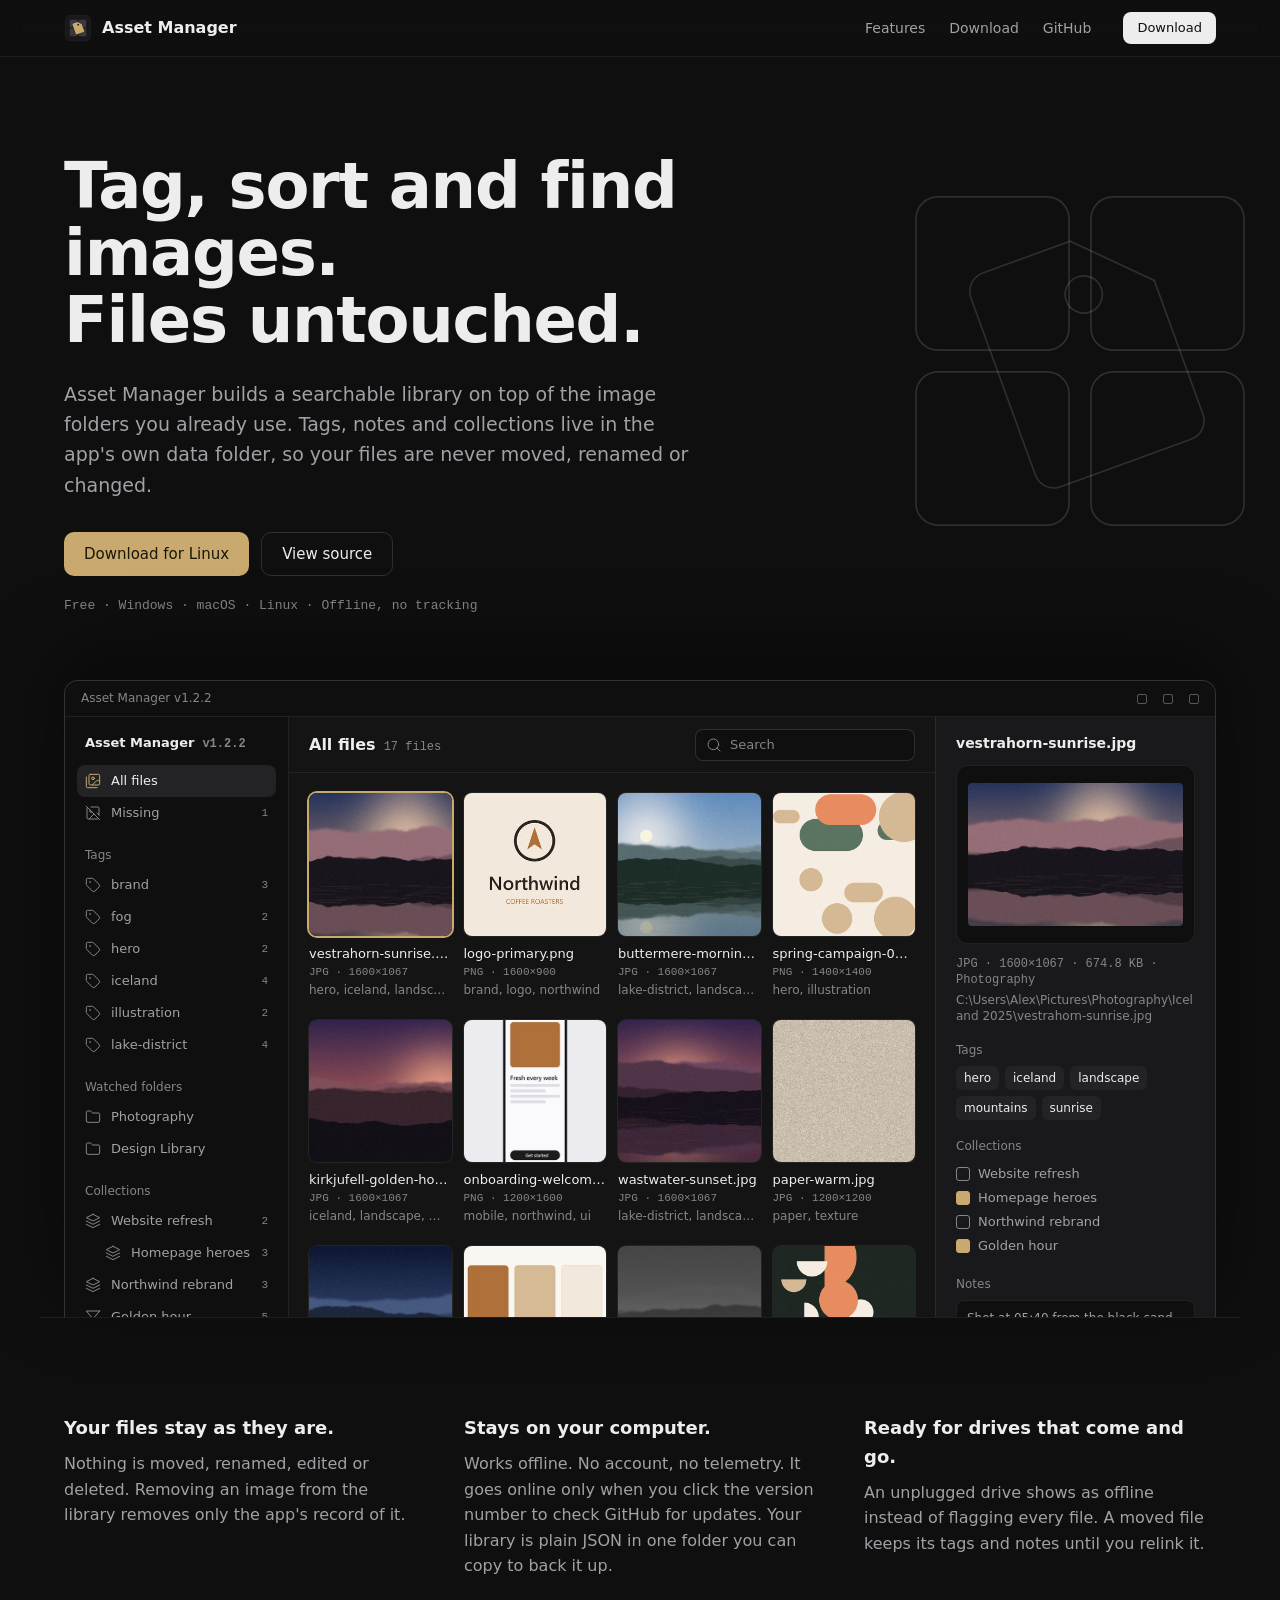
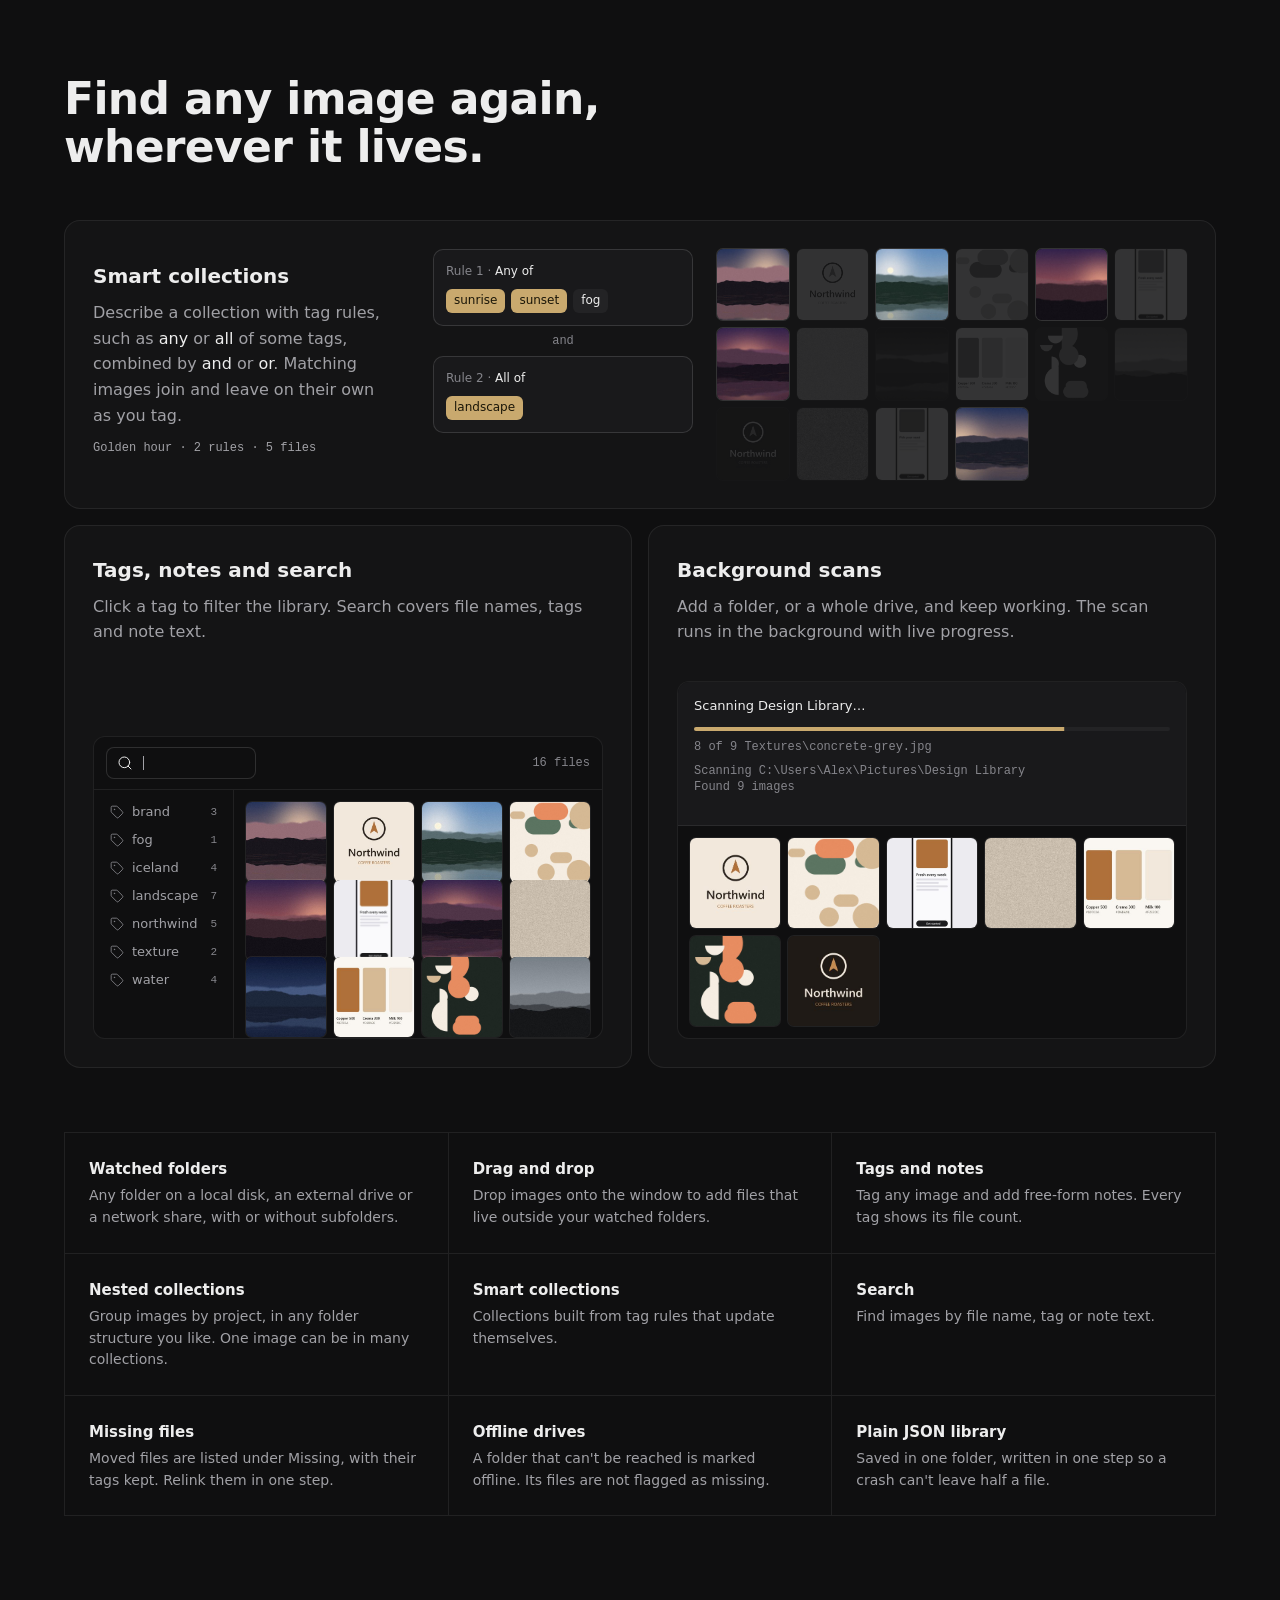
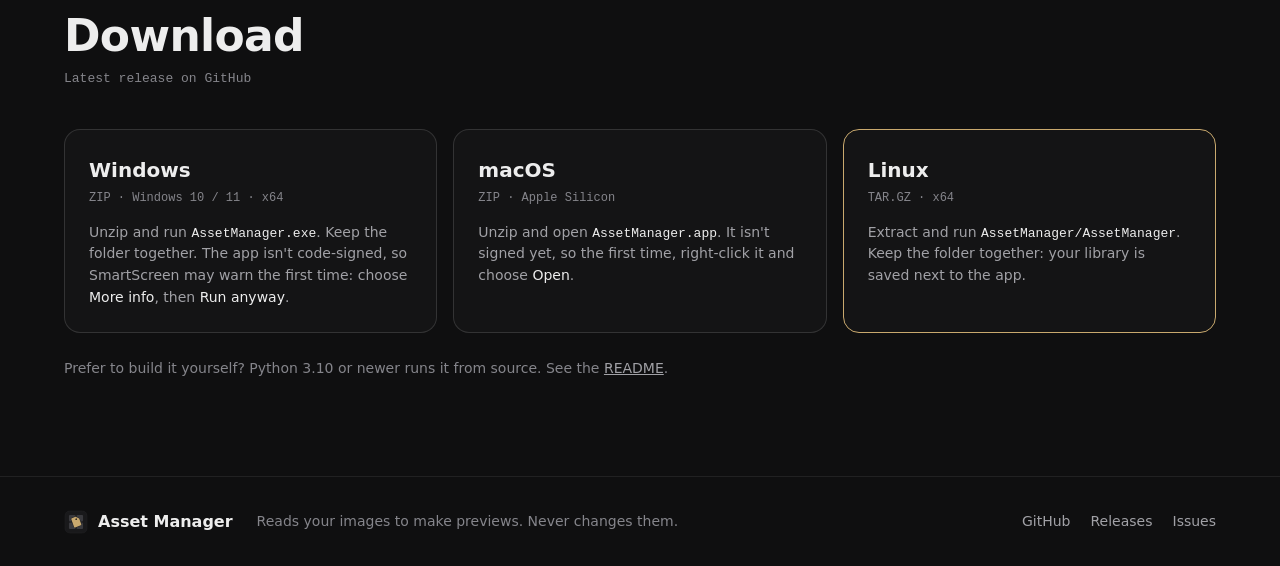
<file: docs/index.html>
<!-- Asset Manager product page, served by GitHub Pages from docs/. -->
<!doctype html>
<html lang="en">
<head>
  <meta charset="utf-8">
  <meta name="viewport" content="width=device-width, initial-scale=1">
  <title>Asset Manager · Tag, sort and find images. Files untouched.</title>
  <meta name="description" content="A free desktop app for Windows, macOS and Linux that adds tags, notes and collections to the image folders you already use, without moving, renaming or changing a file.">
  <meta name="theme-color" content="#0f0f10">
  <meta name="color-scheme" content="dark">
  <link rel="icon" href="icon.svg" type="image/svg+xml">
  <link rel="apple-touch-icon" href="apple-touch-icon.png">
  <meta property="og:type" content="website">
  <meta property="og:title" content="Asset Manager">
  <meta property="og:description" content="Tag, sort and find images. Files untouched.">
  <meta property="og:url" content="https://tariqmk.github.io/Asset-Manager/">
  <meta property="og:image" content="https://tariqmk.github.io/Asset-Manager/social-card.png">
  <meta property="og:image:width" content="1280">
  <meta property="og:image:height" content="640">
  <meta name="twitter:card" content="summary_large_image">
  <meta name="twitter:title" content="Asset Manager">
  <meta name="twitter:description" content="Tag, sort and find images. Files untouched.">
  <meta name="twitter:image" content="https://tariqmk.github.io/Asset-Manager/social-card.png">
  <link rel="stylesheet" href="style.css">
</head>
<body>
  <header class="nav">
    <div class="nav-inner">
      <a class="nav-brand" href="#top"><img src="icon.svg" alt="" width="28" height="28">Asset Manager</a>
      <nav class="nav-links" aria-label="Page">
        <a href="#features">Features</a>
        <a href="#download">Download</a>
        <a href="https://github.com/TariqMK/Asset-Manager">GitHub</a>
      </nav>
      <a class="btn btn-small" href="https://github.com/TariqMK/Asset-Manager/releases/latest" data-download>Download</a>
    </div>
  </header>

  <main id="top">
    <section class="hero">
      <svg class="motif" viewBox="0 0 1024 1024" aria-hidden="true">
        <rect x="212" y="212" width="280" height="280" rx="40"/>
        <rect x="532" y="212" width="280" height="280" rx="40"/>
        <rect x="212" y="532" width="280" height="280" rx="40"/>
        <rect x="532" y="532" width="280" height="280" rx="40"/>
        <path transform="rotate(-20 512 512)" d="M400 300 h170 l120 120 v260 a36 36 0 0 1 -36 36 h-254 a36 36 0 0 1 -36 -36 v-344 a36 36 0 0 1 36 -36z"/>
        <circle transform="rotate(-20 512 512)" cx="560" cy="400" r="34"/>
      </svg>
      <div class="hero-text">
        <h1>Tag, sort and find images.<br>Files untouched.</h1>
        <p class="lede">Asset Manager builds a searchable library on top of the image folders you already use. Tags, notes and collections live in the app's own data folder, so your files are never moved, renamed or changed.</p>
        <div class="actions">
          <a class="btn btn-primary" href="https://github.com/TariqMK/Asset-Manager/releases/latest" id="hero-download" data-download>Download</a>
          <a class="btn btn-ghost" href="https://github.com/TariqMK/Asset-Manager">View source</a>
        </div>
        <p class="meta" id="hero-meta">Free · Windows · macOS · Linux · Offline, no tracking</p>
      </div>

      <div class="window" aria-label="Preview of the Asset Manager window" role="img">
        <div class="titlebar"><span>Asset Manager v1.2.2</span><span class="controls"><i></i><i></i><i></i></span></div>
        <div class="app">
          <aside class="app-sidebar" id="hero-sidebar"></aside>
          <div class="app-main">
            <div class="app-toolbar">
              <div class="app-heading"><b>All files</b><span class="cat" id="hero-count">17 files</span></div>
              <div class="app-search"><svg class="ico"><use href="#i-search"/></svg>Search</div>
            </div>
            <div class="app-grid" id="hero-grid"></div>
          </div>
          <aside class="app-inspector" id="hero-inspector"></aside>
        </div>
      </div>
    </section>

    <section class="principles" aria-label="Principles">
      <div class="principle">
        <h3>Your files stay as they are.</h3>
        <p>Nothing is moved, renamed, edited or deleted. Removing an image from the library removes only the app's record of it.</p>
      </div>
      <div class="principle">
        <h3>Stays on your computer.</h3>
        <p>Works offline. No account, no telemetry. It goes online only when you click the version number to check GitHub for updates. Your library is plain JSON in one folder you can copy to back it up.</p>
      </div>
      <div class="principle">
        <h3>Ready for drives that come and go.</h3>
        <p>An unplugged drive shows as offline instead of flagging every file. A moved file keeps its tags and notes until you relink it.</p>
      </div>
    </section>

    <section class="features" id="features">
      <h2>Find any image again,<br>wherever it lives.</h2>

      <div class="panels">
        <article class="panel panel-wide">
          <div class="panel-text">
            <h3>Smart collections</h3>
            <p>Describe a collection with tag rules, such as <em>any</em> or <em>all</em> of some tags, combined by <em>and</em> or <em>or</em>. Matching images join and leave on their own as you tag.</p>
            <p class="cat" id="smart-meta">2 rules · 5 files</p>
          </div>
          <div class="smart">
            <div class="rules" id="smart-rules"></div>
            <div class="mini-grid smart-grid" id="smart-grid"></div>
          </div>
        </article>

        <article class="panel">
          <div class="panel-text">
            <h3>Tags, notes and search</h3>
            <p>Click a tag to filter the library. Search covers file names, tags and note text.</p>
          </div>
          <div class="filter-demo">
            <div class="filter-bar">
              <div class="app-search" id="filter-search"><svg class="ico"><use href="#i-search"/></svg><span id="filter-query"></span><span class="caret"></span></div>
              <span class="chip" id="filter-chip" hidden></span>
              <span class="cat" id="filter-count">16 files</span>
            </div>
            <div class="filter-body">
              <ul class="filter-tags" id="filter-tags"></ul>
              <div class="mini-grid filter-grid" id="filter-grid"></div>
            </div>
          </div>
        </article>

        <article class="panel">
          <div class="panel-text">
            <h3>Background scans</h3>
            <p>Add a folder, or a whole drive, and keep working. The scan runs in the background with live progress.</p>
          </div>
          <div class="scan-demo">
            <div class="scan-log">
              <div class="scan-title" id="scan-title">Scanning Design Library…</div>
              <div class="scan-bar"><span id="scan-fill"></span></div>
              <div class="cat scan-progress" id="scan-progress"></div>
              <pre class="cat scan-lines" id="scan-lines"></pre>
            </div>
            <div class="mini-grid scan-grid" id="scan-grid"></div>
          </div>
        </article>
      </div>

      <div class="feature-grid">
        <div><h4>Watched folders</h4><p>Any folder on a local disk, an external drive or a network share, with or without subfolders.</p></div>
        <div><h4>Drag and drop</h4><p>Drop images onto the window to add files that live outside your watched folders.</p></div>
        <div><h4>Tags and notes</h4><p>Tag any image and add free-form notes. Every tag shows its file count.</p></div>
        <div><h4>Nested collections</h4><p>Group images by project, in any folder structure you like. One image can be in many collections.</p></div>
        <div><h4>Smart collections</h4><p>Collections built from tag rules that update themselves.</p></div>
        <div><h4>Search</h4><p>Find images by file name, tag or note text.</p></div>
        <div><h4>Missing files</h4><p>Moved files are listed under Missing, with their tags kept. Relink them in one step.</p></div>
        <div><h4>Offline drives</h4><p>A folder that can't be reached is marked offline. Its files are not flagged as missing.</p></div>
        <div><h4>Plain JSON library</h4><p>Saved in one folder, written in one step so a crash can't leave half a file.</p></div>
      </div>
    </section>

    <section class="download" id="download">
      <h2>Download</h2>
      <p class="meta" id="download-meta">Latest release on GitHub</p>
      <div class="cards">
        <a class="card" data-os="windows" href="https://github.com/TariqMK/Asset-Manager/releases/latest">
          <h3>Windows</h3>
          <p class="cat" data-size>ZIP · Windows 10 / 11 · x64</p>
          <p>Unzip and run <code>AssetManager.exe</code>. Keep the folder together. The app isn't code-signed, so SmartScreen may warn the first time: choose <b>More info</b>, then <b>Run anyway</b>.</p>
        </a>
        <a class="card" data-os="macos" href="https://github.com/TariqMK/Asset-Manager/releases/latest">
          <h3>macOS</h3>
          <p class="cat" data-size>ZIP · Apple Silicon</p>
          <p>Unzip and open <code>AssetManager.app</code>. It isn't signed yet, so the first time, right-click it and choose <b>Open</b>.</p>
        </a>
        <a class="card" data-os="linux" href="https://github.com/TariqMK/Asset-Manager/releases/latest">
          <h3>Linux</h3>
          <p class="cat" data-size>TAR.GZ · x64</p>
          <p>Extract and run <code>AssetManager/AssetManager</code>. Keep the folder together: your library is saved next to the app.</p>
        </a>
      </div>
      <p class="fine">Prefer to build it yourself? Python 3.10 or newer runs it from source. See the <a href="https://github.com/TariqMK/Asset-Manager#for-developers">README</a>.</p>
    </section>
  </main>

  <footer class="footer">
    <div class="footer-inner">
      <span class="nav-brand"><img src="icon.svg" alt="" width="24" height="24">Asset Manager</span>
      <p>Reads your images to make previews. Never changes them.</p>
      <nav aria-label="Project links">
        <a href="https://github.com/TariqMK/Asset-Manager">GitHub</a>
        <a href="https://github.com/TariqMK/Asset-Manager/releases">Releases</a>
        <a href="https://github.com/TariqMK/Asset-Manager/issues">Issues</a>
      </nav>
    </div>
  </footer>

  <!-- Lucide icons (lucide.dev, ISC licence), the same set the app uses. -->
  <svg width="0" height="0" style="position:absolute" aria-hidden="true">
    <symbol id="i-images" viewBox="0 0 24 24"><path d="M18 22H4a2 2 0 0 1-2-2V6"/><path d="m22 13-1.296-1.296a2.41 2.41 0 0 0-3.408 0L11 18"/><circle cx="12" cy="8" r="2"/><rect width="16" height="16" x="6" y="2" rx="2"/></symbol>
    <symbol id="i-image-off" viewBox="0 0 24 24"><line x1="2" x2="22" y1="2" y2="22"/><path d="M10.41 10.41a2 2 0 1 1-2.83-2.83"/><line x1="13.5" x2="6" y1="13.5" y2="21"/><line x1="18" x2="21" y1="12" y2="15"/><path d="M3.59 3.59A1.99 1.99 0 0 0 3 5v14a2 2 0 0 0 2 2h14c.55 0 1.052-.22 1.41-.59"/><path d="M21 15V5a2 2 0 0 0-2-2H9"/></symbol>
    <symbol id="i-tag" viewBox="0 0 24 24"><path d="M12.586 2.586A2 2 0 0 0 11.172 2H4a2 2 0 0 0-2 2v7.172a2 2 0 0 0 .586 1.414l8.704 8.704a2.426 2.426 0 0 0 3.42 0l6.58-6.58a2.426 2.426 0 0 0 0-3.42z"/><circle cx="7.5" cy="7.5" r=".5"/></symbol>
    <symbol id="i-folder" viewBox="0 0 24 24"><path d="M20 20a2 2 0 0 0 2-2V8a2 2 0 0 0-2-2h-7.9a2 2 0 0 1-1.69-.9L9.6 3.9A2 2 0 0 0 7.93 3H4a2 2 0 0 0-2 2v13a2 2 0 0 0 2 2Z"/></symbol>
    <symbol id="i-layers" viewBox="0 0 24 24"><polygon points="12 2 2 7 12 12 22 7 12 2"/><polyline points="2 17 12 22 22 17"/><polyline points="2 12 12 17 22 12"/></symbol>
    <symbol id="i-filter" viewBox="0 0 24 24"><polygon points="22 3 2 3 10 12.46 10 19 14 21 14 12.46 22 3"/></symbol>
    <symbol id="i-search" viewBox="0 0 24 24"><circle cx="11" cy="11" r="8"/><path d="m21 21-4.3-4.3"/></symbol>
    <symbol id="i-alert" viewBox="0 0 24 24"><path d="m21.73 18-8-14a2 2 0 0 0-3.48 0l-8 14A2 2 0 0 0 4 21h16a2 2 0 0 0 1.73-3"/><path d="M12 9v4"/><path d="M12 17h.01"/></symbol>
  </svg>
  <script src="app.js"></script>
</body>
</html>
</file>
<file: docs/style.css>
/* Styles for the Asset Manager product page: the app's graphite palette, one brass accent, a 4 px grid. */
:root {
  --bg-deep: #0f0f10;
  --bg: #141415;
  --surface: #19191b;
  --raised: #232325;
  --hairline: rgba(237, 237, 237, 0.08);
  --hairline-strong: rgba(237, 237, 237, 0.14);
  --text: #ededed;
  --text-2: #a1a1a6;
  --text-3: #85858b;
  --accent: #c9a96e;
  --accent-ink: #1a1608;
  --negative: #e5484d;
  --font: "Segoe UI Variable Text", "Segoe UI", -apple-system, BlinkMacSystemFont, system-ui, sans-serif;
  --display: "Segoe UI Variable Display", "Segoe UI", -apple-system, BlinkMacSystemFont, system-ui, sans-serif;
  --mono: "Cascadia Mono", "SF Mono", ui-monospace, Menlo, Consolas, monospace;
  --ease: cubic-bezier(0.22, 1, 0.36, 1);
  --page: 1200px;
}

* { box-sizing: border-box; }
html { scroll-behavior: smooth; scroll-padding-top: 72px; }
body {
  margin: 0;
  background: var(--bg-deep);
  color: var(--text);
  font: 16px/1.6 var(--font);
  -webkit-font-smoothing: antialiased;
  overflow-x: hidden;
}
a { color: inherit; }
img { display: block; }
code { font: 13px var(--mono); color: var(--text); }
[hidden] { display: none !important; }

.cat {
  font-family: var(--mono);
  font-size: 12px;
  line-height: 16px;
  color: var(--text-3);
  font-variant-numeric: tabular-nums;
}
.meta { font: 13px/20px var(--mono); color: var(--text-3); margin: 0; }
.ico { width: 16px; height: 16px; flex: none; fill: none; stroke: currentColor; stroke-width: 1.5; stroke-linecap: round; stroke-linejoin: round; }

/* ---------------------------------------------------------- buttons */
.btn {
  display: inline-flex;
  align-items: center;
  height: 44px;
  padding: 0 20px;
  border-radius: 10px;
  font-weight: 500;
  font-size: 15px;
  text-decoration: none;
  transition: background-color 140ms var(--ease), border-color 140ms var(--ease), transform 140ms var(--ease);
}
.btn:active { transform: scale(0.98); }
.btn-primary { background: var(--accent); color: var(--accent-ink); }
.btn-primary:hover { background: #d4b77f; }
.btn-ghost { border: 1px solid var(--hairline-strong); color: var(--text); }
.btn-ghost:hover { background: var(--raised); }
.btn-small { height: 32px; padding: 0 14px; font-size: 13px; border-radius: 8px; background: var(--text); color: var(--bg-deep); }
.btn-small:hover { background: #fff; }
a:focus-visible, .btn:focus-visible { outline: 2px solid var(--accent); outline-offset: 2px; }

/* ---------------------------------------------------------- navigation */
.nav {
  position: sticky;
  top: 0;
  z-index: 10;
  background: rgba(15, 15, 16, 0.8);
  -webkit-backdrop-filter: saturate(140%) blur(12px);
  backdrop-filter: saturate(140%) blur(12px);
  border-bottom: 1px solid var(--hairline);
}
.nav-inner { max-width: var(--page); margin: 0 auto; padding: 0 24px; height: 56px; display: flex; align-items: center; gap: 32px; }
.nav-brand { display: inline-flex; align-items: center; gap: 10px; font-weight: 600; text-decoration: none; }
.nav-links { display: flex; gap: 24px; margin-left: auto; }
.nav-links a { color: var(--text-2); text-decoration: none; font-size: 14px; }
.nav-links a:hover { color: var(--text); }

/* ---------------------------------------------------------- hero */
.hero { position: relative; max-width: var(--page); margin: 0 auto; padding: 96px 24px 0; }
.motif {
  position: absolute;
  top: 24px;
  right: -120px;
  width: 560px;
  height: 560px;
  fill: none;
  stroke: var(--hairline-strong);
  stroke-width: 3;
  pointer-events: none;
}
.hero-text { position: relative; max-width: 760px; }
h1 {
  font-family: var(--display);
  font-size: 64px;
  line-height: 1.05;
  font-weight: 600;
  letter-spacing: -0.02em;
  margin: 0 0 24px;
}
.lede { font-size: 19px; color: var(--text-2); margin: 0 0 32px; max-width: 640px; }
.actions { display: flex; flex-wrap: wrap; gap: 12px; margin-bottom: 20px; }

/* ---------------------------------------------------------- app window (hero preview) */
.window {
  position: relative;
  margin-top: 64px;
  border: 1px solid var(--hairline-strong);
  border-bottom: 0;
  border-radius: 14px 14px 0 0;
  background: var(--bg);
  overflow: hidden;
  box-shadow: 0 -24px 80px rgba(0, 0, 0, 0.45);
}
.titlebar {
  height: 36px;
  display: flex;
  align-items: center;
  justify-content: space-between;
  padding: 0 16px;
  font-size: 12px;
  color: var(--text-3);
  background: var(--bg-deep);
  border-bottom: 1px solid var(--hairline);
}
.controls { display: flex; gap: 16px; }
.controls i { width: 10px; height: 10px; border: 1px solid var(--text-3); border-radius: 2px; opacity: 0.6; }
.app { display: flex; height: 600px; font-size: 13px; line-height: 20px; }

.app-sidebar { width: 224px; flex: none; background: var(--bg-deep); border-right: 1px solid var(--hairline); padding: 16px 12px; overflow: hidden; }
.app-brand { display: flex; align-items: baseline; gap: 8px; padding: 0 8px 12px; font-weight: 600; }
.side-label { padding: 16px 8px 4px; color: var(--text-3); font-size: 12px; }
.side-row { display: flex; align-items: center; gap: 10px; height: 32px; padding: 0 8px; border-radius: 8px; color: var(--text-2); }
.side-row .ico { color: var(--text-3); }
.side-row .n { margin-left: auto; font: 11px var(--mono); color: var(--text-3); }
.side-row.active { background: var(--raised); color: var(--text); }
.side-row.active .ico { color: var(--accent); }
.side-row.sub { padding-left: 28px; }

.app-main { flex: 1; min-width: 0; display: flex; flex-direction: column; }
.app-toolbar { display: flex; align-items: center; gap: 12px; height: 56px; padding: 0 20px; border-bottom: 1px solid var(--hairline); }
.app-heading { display: flex; align-items: baseline; gap: 8px; margin-right: auto; }
.app-heading b { font-size: 16px; font-weight: 600; }
.app-search {
  display: flex;
  align-items: center;
  gap: 8px;
  width: 220px;
  height: 32px;
  padding: 0 10px;
  border-radius: 8px;
  border: 1px solid var(--hairline-strong);
  background: var(--bg-deep);
  color: var(--text-3);
  font-size: 13px;
  min-width: 0;
}
.app-grid {
  flex: 1;
  display: grid;
  grid-template-columns: repeat(4, minmax(0, 1fr));
  gap: 20px 12px;
  padding: 20px;
  align-content: start;
  overflow: hidden;
}

.thumb { min-width: 0; }
.thumb-img { position: relative; aspect-ratio: 1; border-radius: 8px; overflow: hidden; background: var(--surface); box-shadow: 0 0 0 1px var(--hairline); }
.thumb-img img { width: 100%; height: 100%; object-fit: cover; }
.thumb.selected .thumb-img { box-shadow: 0 0 0 2px var(--accent); }
.thumb.missing img { filter: grayscale(1) brightness(0.55); }
.badge-missing {
  position: absolute;
  left: 8px;
  bottom: 8px;
  display: inline-flex;
  align-items: center;
  gap: 4px;
  padding: 0 6px;
  height: 20px;
  border-radius: 4px;
  background: rgba(15, 15, 16, 0.85);
  color: var(--negative);
  font-size: 11px;
}
.badge-missing .ico { width: 12px; height: 12px; }
.thumb-name { margin-top: 8px; white-space: nowrap; overflow: hidden; text-overflow: ellipsis; }
.thumb .cat { font-size: 11px; white-space: nowrap; overflow: hidden; text-overflow: ellipsis; }
.thumb-tags { color: var(--text-3); font-size: 12px; white-space: nowrap; overflow: hidden; text-overflow: ellipsis; }

.app-inspector { width: 280px; flex: none; background: var(--surface); border-left: 1px solid var(--hairline); padding: 16px 20px; overflow: hidden; }
.insp-name { font-weight: 600; font-size: 14px; margin-bottom: 12px; white-space: nowrap; overflow: hidden; text-overflow: ellipsis; }
.insp-preview { aspect-ratio: 4 / 3; border-radius: 12px; background: var(--bg-deep); box-shadow: inset 0 0 0 1px var(--hairline); display: flex; align-items: center; justify-content: center; padding: 12px; }
.insp-preview img { max-width: 100%; max-height: 100%; border-radius: 4px; }
.insp-path { margin-top: 4px; font-size: 12px; line-height: 16px; color: var(--text-3); word-break: break-all; }
.insp-label { margin: 16px 0 6px; color: var(--text-3); font-size: 12px; }
.chips { display: flex; flex-wrap: wrap; gap: 6px; }
.chip { display: inline-flex; align-items: center; height: 24px; padding: 0 8px; border-radius: 6px; background: var(--raised); color: var(--text); font-size: 12px; white-space: nowrap; }
.check { display: flex; align-items: center; gap: 8px; height: 24px; color: var(--text-2); }
.check i { width: 14px; height: 14px; border-radius: 3px; border: 1px solid var(--text-3); flex: none; }
.check.on i { background: var(--accent); border-color: var(--accent); }
.insp-note { padding: 8px 10px; border-radius: 8px; background: var(--bg-deep); border: 1px solid var(--hairline); color: var(--text-2); font-size: 12px; line-height: 18px; min-height: 56px; }
.fade { animation: fade 320ms var(--ease); }
@keyframes fade { from { opacity: 0; transform: translateY(4px); } to { opacity: 1; transform: none; } }

/* ---------------------------------------------------------- principles */
.principles {
  max-width: var(--page);
  margin: 0 auto;
  padding: 96px 24px;
  display: grid;
  grid-template-columns: repeat(3, minmax(0, 1fr));
  gap: 48px;
  border-top: 1px solid var(--hairline);
}
.principle h3 { font-size: 18px; font-weight: 600; margin: 0 0 8px; }
.principle p { margin: 0; color: var(--text-2); }

/* ---------------------------------------------------------- features */
.features, .download { max-width: var(--page); margin: 0 auto; padding: 0 24px 96px; }
h2 { font-family: var(--display); font-size: 44px; line-height: 1.1; font-weight: 600; letter-spacing: -0.015em; margin: 0 0 48px; }
.panels { display: grid; grid-template-columns: repeat(2, minmax(0, 1fr)); gap: 16px; }
.panel { min-width: 0; background: var(--bg); border: 1px solid var(--hairline); border-radius: 16px; padding: 28px; display: flex; flex-direction: column; gap: 24px; }
.panel-wide { grid-column: 1 / -1; flex-direction: row; align-items: center; gap: 40px; }
.panel-wide .panel-text { flex: 0 0 300px; }
.panel h3 { font-size: 20px; font-weight: 600; margin: 0 0 8px; }
.panel p { color: var(--text-2); margin: 0 0 12px; }
.panel em { font-style: normal; color: var(--text); }

.mini-grid { display: grid; gap: 8px; min-width: 0; }
.mini-grid .tile { position: relative; aspect-ratio: 1; border-radius: 6px; overflow: hidden; background: var(--surface); box-shadow: 0 0 0 1px var(--hairline); transition: opacity 360ms var(--ease), filter 360ms var(--ease); }
.mini-grid .tile img { width: 100%; height: 100%; object-fit: cover; }

/* smart collections */
.smart { flex: 1; min-width: 0; display: grid; grid-template-columns: minmax(0, 260px) minmax(0, 1fr); gap: 24px; align-items: start; }
.rules { display: flex; flex-direction: column; gap: 8px; }
.rule { border: 1px solid var(--hairline-strong); border-radius: 10px; padding: 12px; background: var(--surface); transition: opacity 240ms var(--ease); }
.rule-head { font-size: 12px; color: var(--text-3); margin-bottom: 8px; }
.rule-head b { color: var(--text); font-weight: 500; }
.rule .chip { transition: background-color 240ms var(--ease), color 240ms var(--ease); }
.rule .chip.on { background: var(--accent); color: var(--accent-ink); }
.combine { align-self: center; font: 12px var(--mono); color: var(--text-3); }
.rule.entering { animation: fade 320ms var(--ease); }
.smart-grid { grid-template-columns: repeat(6, minmax(0, 1fr)); }
.smart-grid .tile.out { opacity: 0.14; filter: grayscale(1); }
.smart-grid .tile.in { box-shadow: 0 0 0 1px var(--hairline-strong); }

/* tag filter */
.filter-demo, .scan-demo { margin-top: auto; border: 1px solid var(--hairline); border-radius: 12px; background: var(--bg-deep); overflow: hidden; }
.filter-bar { display: flex; align-items: center; gap: 8px; padding: 10px 12px; border-bottom: 1px solid var(--hairline); min-width: 0; }
.filter-bar .app-search { width: 150px; color: var(--text); }
.filter-bar .cat { margin-left: auto; white-space: nowrap; }
.caret { width: 1px; height: 14px; background: var(--text-2); margin-left: -6px; animation: blink 1s steps(1) infinite; }
@keyframes blink { 50% { opacity: 0; } }
.filter-body { display: flex; height: 248px; }
.filter-tags { list-style: none; margin: 0; padding: 8px; width: 140px; flex: none; border-right: 1px solid var(--hairline); font-size: 13px; }
.filter-tags li { display: flex; align-items: center; gap: 8px; height: 28px; padding: 0 8px; border-radius: 6px; color: var(--text-2); transition: background-color 200ms var(--ease); }
.filter-tags li .ico { width: 14px; height: 14px; color: var(--text-3); }
.filter-tags li .n { margin-left: auto; font: 11px var(--mono); color: var(--text-3); }
.filter-tags li.active { background: var(--raised); color: var(--text); }
.filter-tags li.active .ico { color: var(--accent); }
.filter-grid { flex: 1; padding: 12px; grid-template-columns: repeat(4, minmax(0, 1fr)); align-content: start; overflow: hidden; }
.filter-grid .tile { animation: fade 320ms var(--ease); }

/* background scan */
.scan-demo { display: grid; grid-template-columns: minmax(0, 1fr); }
.scan-log { padding: 14px 16px; border-bottom: 1px solid var(--hairline); background: var(--surface); }
.scan-title { font-weight: 500; font-size: 13px; margin-bottom: 10px; }
.scan-bar { height: 4px; border-radius: 2px; background: var(--raised); overflow: hidden; }
.scan-bar span { display: block; height: 100%; background: var(--accent); transform-origin: left; transform: scaleX(0); transition: transform 300ms linear; }
.scan-progress { margin-top: 8px; white-space: nowrap; overflow: hidden; text-overflow: ellipsis; min-height: 16px; }
.scan-lines { margin: 8px 0 0; white-space: pre-wrap; word-break: break-all; min-height: 48px; }
.scan-grid { padding: 12px; grid-template-columns: repeat(5, minmax(0, 1fr)); min-height: 140px; align-content: start; }
.scan-grid .tile { animation: fade 320ms var(--ease); }

/* feature grid: hairline cells, no gaps */
.feature-grid {
  display: grid;
  grid-template-columns: repeat(3, minmax(0, 1fr));
  margin-top: 64px;
  border-top: 1px solid var(--hairline);
  border-left: 1px solid var(--hairline);
}
.feature-grid > div { min-width: 0; padding: 24px; border-right: 1px solid var(--hairline); border-bottom: 1px solid var(--hairline); }
.feature-grid h4 { margin: 0 0 4px; font-size: 15px; font-weight: 600; }
.feature-grid p { margin: 0; color: var(--text-2); font-size: 14px; line-height: 1.55; }

/* ---------------------------------------------------------- download */
.download h2 { margin-bottom: 8px; }
.download > .meta { margin-bottom: 40px; }
.cards { display: grid; grid-template-columns: repeat(3, minmax(0, 1fr)); gap: 16px; }
.card {
  min-width: 0;
  display: block;
  padding: 24px;
  border-radius: 16px;
  border: 1px solid var(--hairline-strong);
  background: var(--bg);
  text-decoration: none;
  transition: background-color 140ms var(--ease), border-color 140ms var(--ease);
}
.card:hover { background: var(--surface); }
.card.mine { border-color: var(--accent); }
.card h3 { margin: 0 0 4px; font-size: 20px; font-weight: 600; }
.card .cat { margin: 0 0 16px; }
.card p:last-child { margin: 0; color: var(--text-2); font-size: 14px; line-height: 1.55; }
.card p b { color: var(--text); font-weight: 500; }
.fine { margin: 24px 0 0; color: var(--text-3); font-size: 14px; }
.fine a { color: var(--text-2); }

/* ---------------------------------------------------------- footer */
.footer { border-top: 1px solid var(--hairline); }
.footer-inner { max-width: var(--page); margin: 0 auto; padding: 32px 24px; display: flex; align-items: center; gap: 24px; flex-wrap: wrap; }
.footer p { margin: 0; color: var(--text-3); font-size: 14px; }
.footer nav { margin-left: auto; display: flex; gap: 20px; }
.footer nav a { color: var(--text-2); text-decoration: none; font-size: 14px; }
.footer nav a:hover { color: var(--text); }

/* ---------------------------------------------------------- responsive */
@media (max-width: 1100px) {
  .app-inspector { display: none; }
  .panel-wide { flex-direction: column; align-items: stretch; }
  .panel-wide .panel-text { flex: none; }
}
@media (max-width: 900px) {
  .panels, .cards { grid-template-columns: minmax(0, 1fr); }
  .principles { grid-template-columns: minmax(0, 1fr); gap: 32px; padding: 64px 24px; }
  .feature-grid { grid-template-columns: minmax(0, 1fr); }
  .motif { width: 380px; height: 380px; right: -140px; }
}
@media (max-width: 720px) {
  .nav-links { display: none; }
  .motif { display: none; }
  .nav-inner { justify-content: space-between; padding: 0 16px; }
  .hero { padding: 56px 16px 0; }
  h1 { font-size: 40px; }
  h2 { font-size: 32px; margin-bottom: 32px; }
  .lede { font-size: 17px; }
  .features, .download { padding: 0 16px 64px; }
  .principles { padding: 56px 16px; }
  .window { margin-top: 40px; }
  .app { height: 420px; }
  .app-sidebar { display: none; }
  .app-search { display: none; }
  .app-grid { grid-template-columns: repeat(2, minmax(0, 1fr)); padding: 16px; }
  .panel { padding: 20px; }
  .smart { grid-template-columns: minmax(0, 1fr); }
  .smart-grid { grid-template-columns: repeat(4, minmax(0, 1fr)); }
  .filter-tags { display: none; }
  .filter-grid { grid-template-columns: repeat(3, minmax(0, 1fr)); }
  .filter-bar .app-search { display: flex; width: 130px; }
  .scan-grid { grid-template-columns: repeat(4, minmax(0, 1fr)); }
  .footer-inner { padding: 32px 16px; }
  .footer nav { margin-left: 0; }
}

@media (prefers-reduced-motion: reduce) {
  html { scroll-behavior: auto; }
  *, *::before, *::after { animation: none !important; transition: none !important; }
}
</file>
